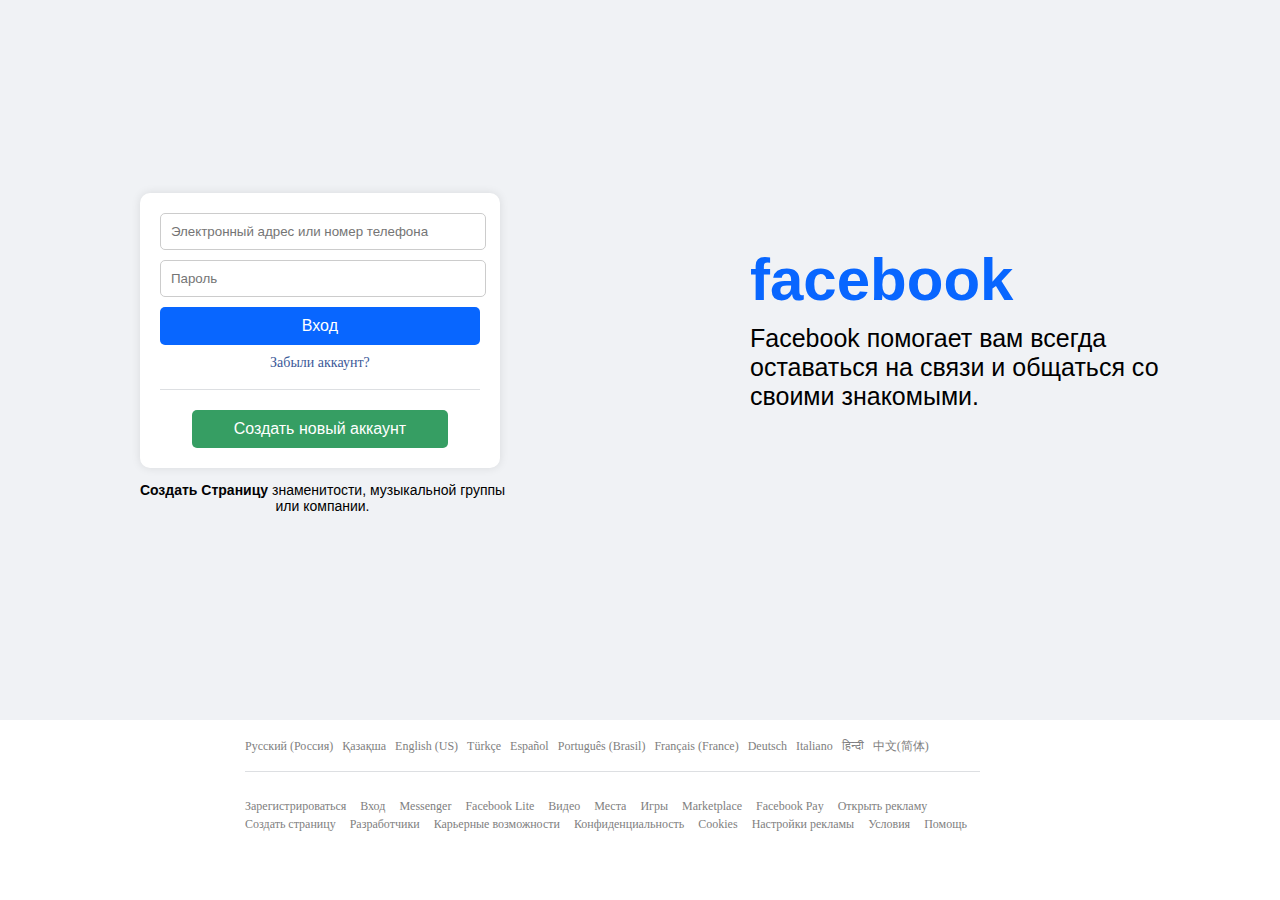
<file: lab2/facebook/index.html>
<!DOCTYPE html>
<html>
    <head>
        <meta charset="utf-8">
        <title>Facebook</title>
        <link rel="stylesheet" href="style.css">
    </head>
    <body>
    <div id="b">
        <div id="b1">
          <div id="b11">
            <p id="p11">facebook</p>
            <p id="p12">Facebook помогает вам всегда <br> оставаться на связи и общаться со<br>своими знакомыми.</p>
          </div>
          <div id="b12">
            <div id="b121">
           <form id="form1">
            <input type="text" class="input" id="text1" placeholder="Электронный адрес или номер телефона"><br>
            <input type="password" class="input" id="text2" placeholder="Пароль"><br>
            <button id="button1">Вход</button><br>
            <a href="#" id="a1">Забыли аккаунт?</a><br>
            <hr class="separator">
            <button id="button2">Создать новый аккаунт</button>
           </form>
            <p id="p13"><a href="#" id="a2"><strong>Создать Страницу</strong></a> знаменитости, музыкальной группы<br> или компании.</p>
            </div>
        </div>
        </div>
       
        <div id="b2">
          <div id="b21">
           <ul>
            <li><a href="#" class="a3">Русский (Россия)</a></li>
            <li><a href="#" class="a3">Қазақша</a></li>
            <li><a href="#" class="a3">English (US)</a></li>
            <li><a href="#" class="a3">Türkçe</a></li>
            <li><a href="#" class="a3">Español</a></li>
            <li><a href="#" class="a3">Português (Brasil)</a></li>
            <li><a href="#" class="a3">Français (France)</a></li>
            <li><a href="#" class="a3">Deutsch</a></li>
            <li><a href="#" class="a3">Italiano</a></li>
            <li><a href="#" class="a3">हिन्दी</a></li>
            <li><a href="#" class="a3">中文(简体)</a></li>
          </ul>
          <hr class="separator2">
         </div>
          
         <div id="b22">
         <ul>
            <li><a href="#" class="a4">Зарегистрироваться</a></li>
            <li><a href="#" class="a4">Вход</a></li>
            <li><a href="#" class="a4">Messenger</a></li>
            <li><a href="#" class="a4">Facebook Lite</a></li>
            <li><a href="#" class="a4">Видео</a></li>
            <li><a href="#" class="a4">Места</a></li>
            <li><a href="#" class="a4">Игры</a></li>
            <li><a href="#" class="a4">Marketplace</a></li>
            <li><a href="#" class="a4">Facebook Pay</a></li>
            <li><a href="#" class="a4">Открыть рекламу</a></li>
            <li><a href="#" class="a4">Создать страницу</a></li>
            <li><a href="#" class="a4">Разработчики</a></li>
            <li><a href="#" class="a4">Карьерные возможности</a></li>
            <li><a href="#" class="a4">Конфиденциальность</a></li>
            <li><a href="#" class="a4">Cookies</a></li>
            <li><a href="#" class="a4">Настройки рекламы</a></li>
            <li><a href="#" class="a4">Условия</a></li>
            <li><a href="#" class="a4">Помощь</a></li>
         </ul>
         </div>
        
    </body>
</html>
</file>
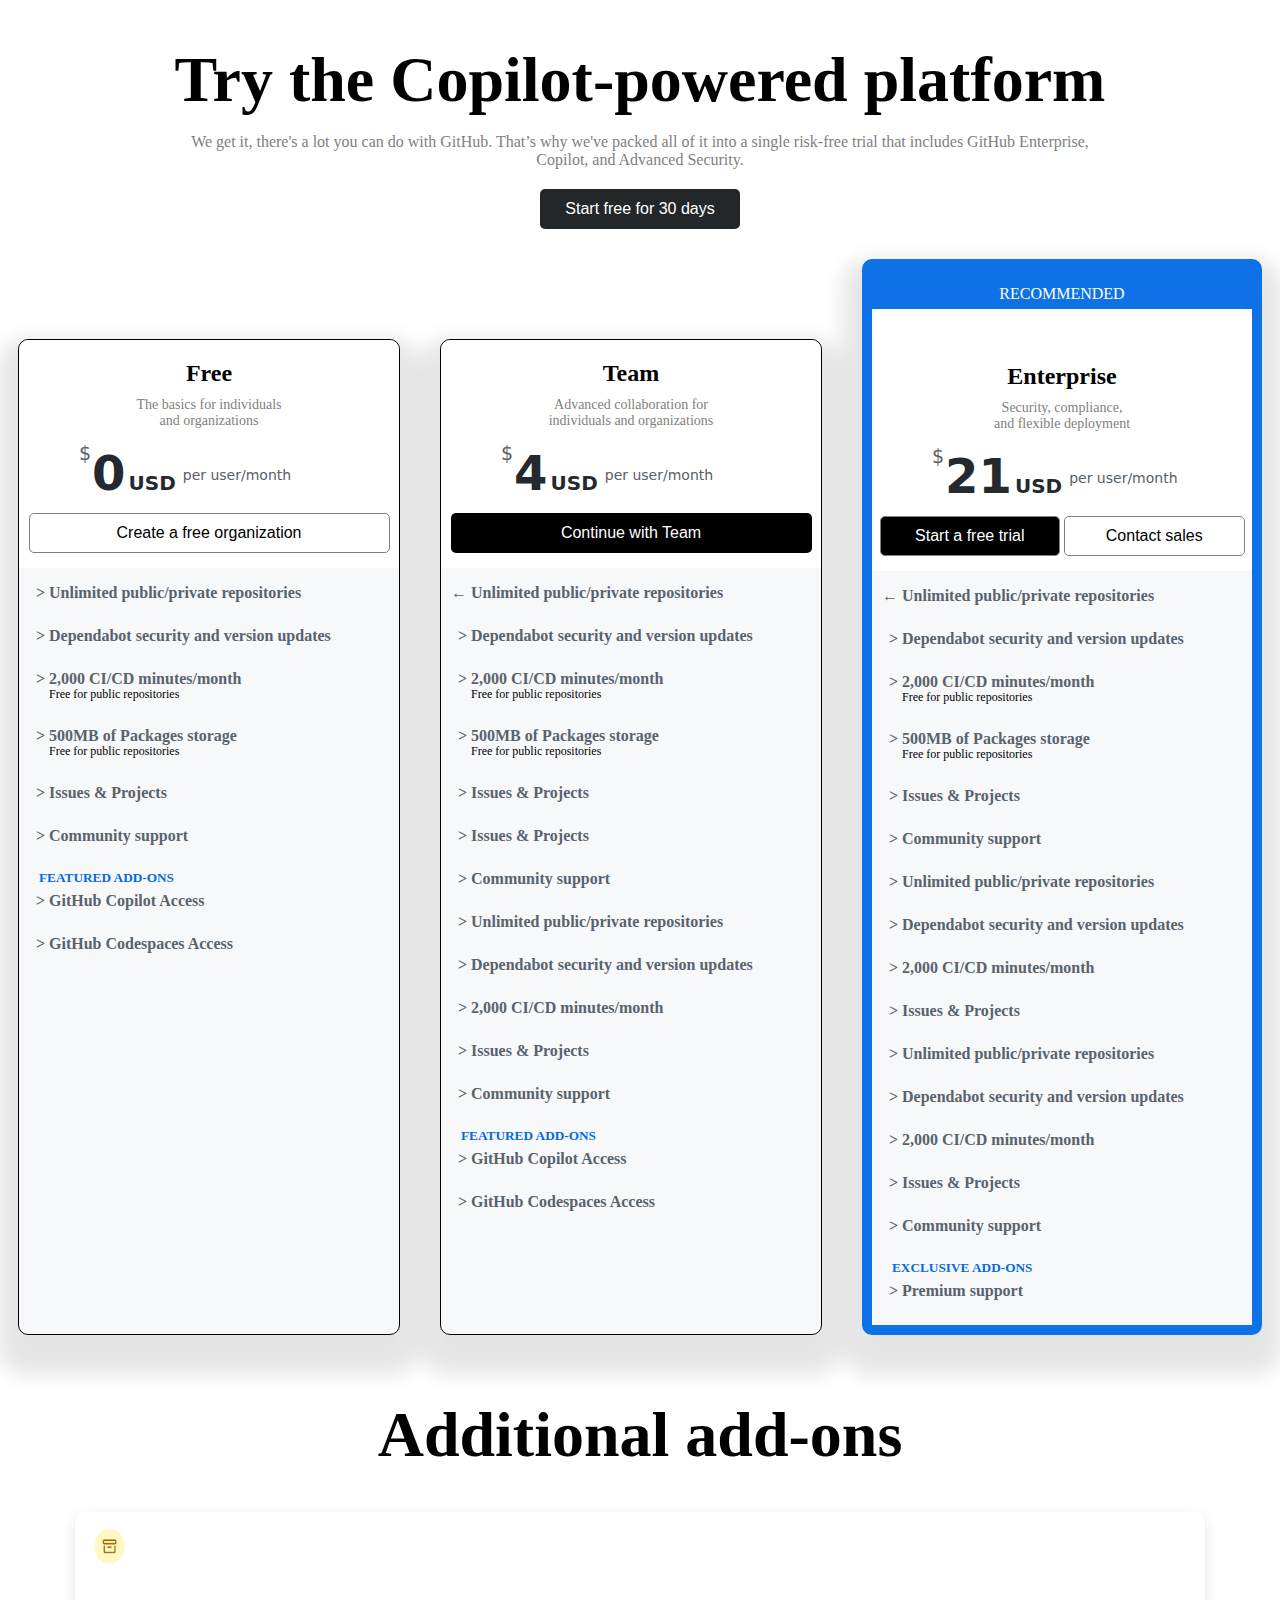
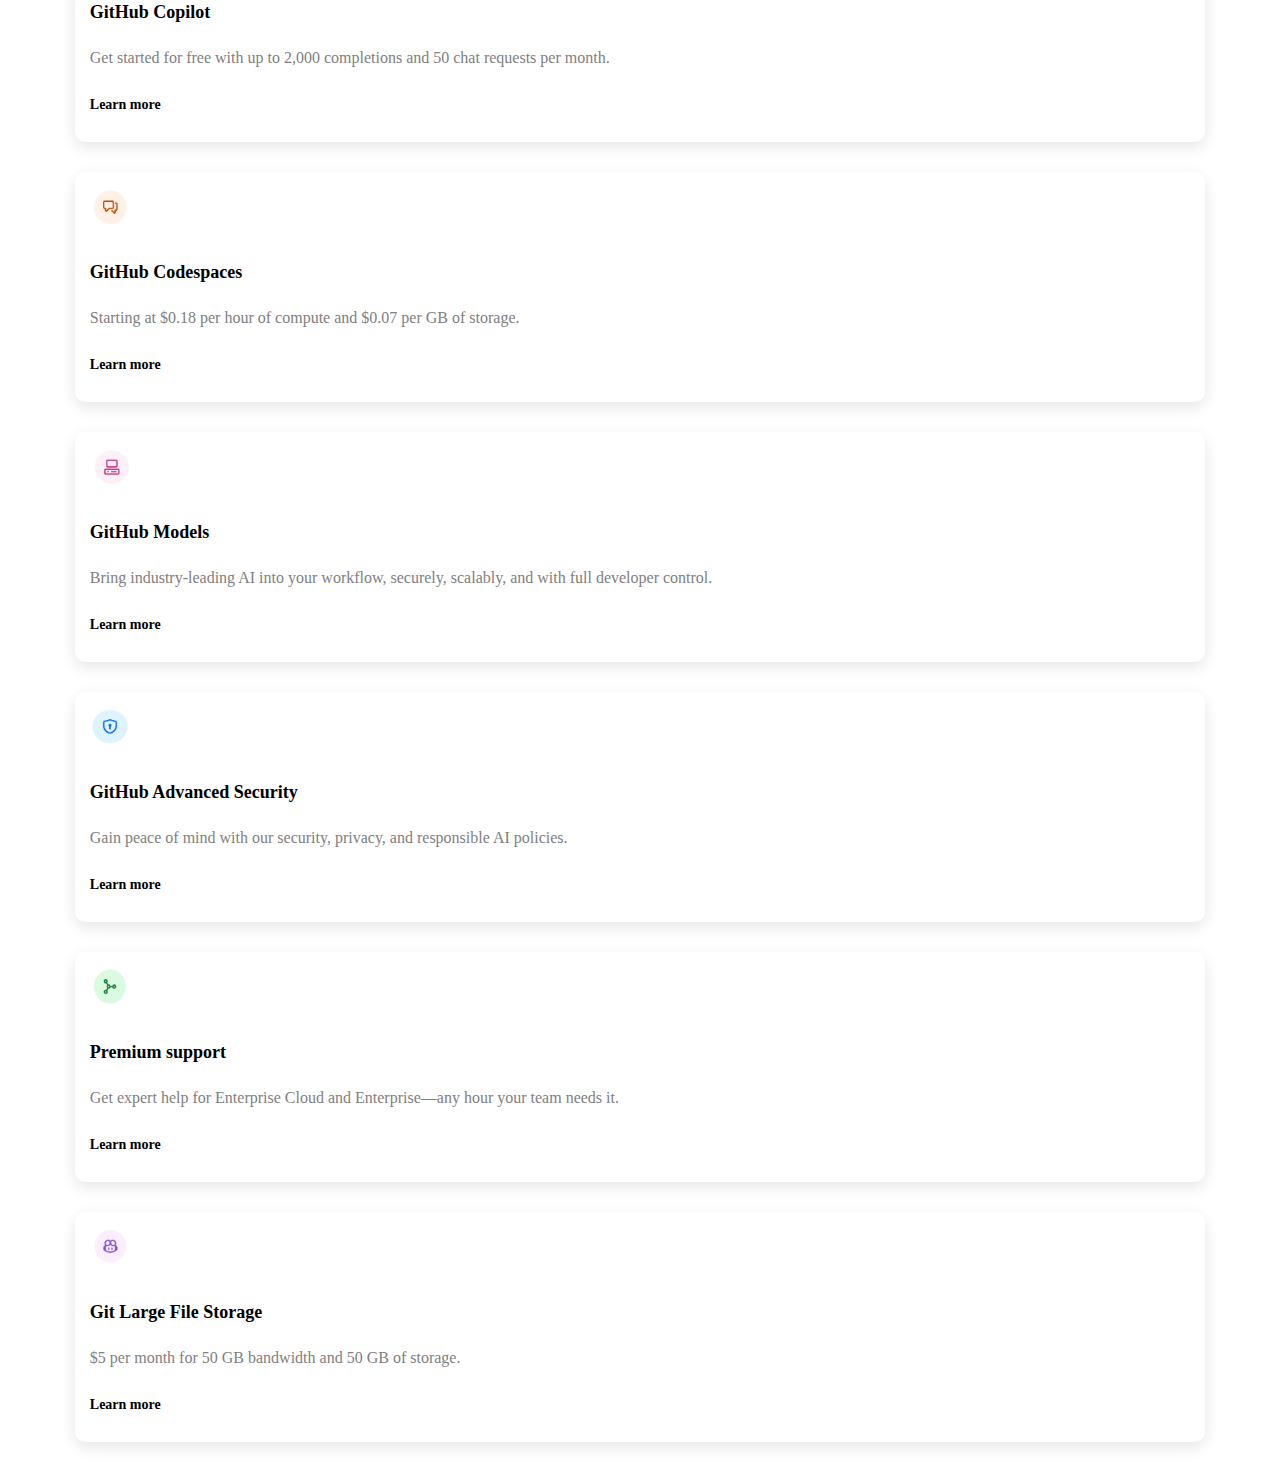
<file: lab2/github/index.html>
<!DOCTYPE html>
<html>
    <head>
        <meta charset="utf-8">
        <title>GitHub</title>
        <link rel="stylesheet" href="style.css">
    </head>
    <body>
     <div id="main">
        <div id="top">
            <h1 id="header">Try the Copilot-powered platform</h1>
            <p id="subheader">We get it, there's a lot you can do with GitHub. That’s why we've packed all of it into a single risk-free trial that includes GitHub Enterprise,<br>Copilot, and Advanced Security.</p>
            <button id="btn1">Start free for 30 days</button>
        </div>
        <div id="middle">
            <div id="free" class="form">
                <div id="free1" class="middle1">
                    <h2 class="h2">Free</h2>
                    <p class="subdes">The basics for individuals<br>and organizations</p>
                    <p class="price"><span class="doll">$</span><span class="num">0</span><span class="usd">USD</span><span class="text">per user/month</span></p>
                    <button class="middle1btn" id="freebtn">Create a free organization</button>
                </div>
                <div id="free2" class="middle2">
                 <ul class="list">
                    <li>Unlimited public/private repositories</li>
                    <li>Dependabot security and version updates</li>
                    <li>2,000 CI/CD minutes/month</li>
                        <p class="more">Free for public repositories</p>
                    <li>500MB of Packages storage</li>
                        <p class="more">Free for public repositories</p>
                    <li>Issues & Projects</li>
                    <li>Community support</li>
                 </ul>
                 <h5 class="h4">FEATURED ADD-ONS</h5>
                 <ul class="list">
                    <li>GitHub Copilot Access</li>
                    <li>GitHub Codespaces Access</li>
                </ul>
                </div>
            </div>
            <div id="team" class="form">
                <div id="team1" class="middle1">
                    <h2 class="h2">Team</h2>
                    <p class="subdes">Advanced collaboration for<br>individuals and organizations</p>
                    <p class="price"><span class="doll">$</span><span class="num">4</span><span class="usd">USD</span><span class="text">per user/month</span></p>
                    <button class="middle1btn" id="teambtn">Continue with Team</button>
                </div>
                <div id="team2" class="middle2">
                    <ul class="list">
                        <li class="teamenter">Unlimited public/private repositories</li>
                        <li>Dependabot security and version updates</li>
                        <li>2,000 CI/CD minutes/month</li>
                            <p class="more">Free for public repositories</p>
                        <li>500MB of Packages storage</li>
                            <p class="more">Free for public repositories</p>
                        <li>Issues & Projects</li>
                        <li>Issues & Projects</li>
                        <li>Community support</li>
                        <li>Unlimited public/private repositories</li>
                        <li>Dependabot security and version updates</li>
                        <li>2,000 CI/CD minutes/month</li>
                        <li>Issues & Projects</li>
                        <li>Community support</li>
                    </ul>
                    <h5 class="h4">FEATURED ADD-ONS</h5>
                    <ul class="list">
                        <li>GitHub Copilot Access</li>
                        <li>GitHub Codespaces Access</li>
                    </ul>
                </div>
            </div>
            
            <div id="enter" class="form">
                <div id="enter1" class="middle1">
                   <p id="p121">RECOMMENDED</p>
                    <h2 class="h2">Enterprise</h2>
                    <p class="subdes">Security, compliance,<br>and flexible deployment</p>
                    <p class="price"><span class="doll">$</span><span class="num">21</span><span class="usd">USD</span><span class="text">per user/month</span></p>
                    <button class="middle1btn" id="enterbtn1">Start a free trial</button>
                    <button class="middle1btn" id="enterbtn2">Contact sales
                    </button>
                </div>
                <div id="enter2" class="middle2">
                    <ul class="list">
                        <li class="teamenter">Unlimited public/private repositories</li>
                        <li>Dependabot security and version updates</li>
                        <li>2,000 CI/CD minutes/month</li>
                            <p class="more">Free for public repositories</p>
                        <li>500MB of Packages storage</li>
                            <p class="more">Free for public repositories</p>
                        <li>Issues & Projects</li>
                        <li>Community support</li>
                        <li>Unlimited public/private repositories</li>
                        <li>Dependabot security and version updates</li>
                        <li>2,000 CI/CD minutes/month</li>
                        <li>Issues & Projects</li>
                        <li>Unlimited public/private repositories</li>
                        <li>Dependabot security and version updates</li>
                        <li>2,000 CI/CD minutes/month</li>
                        <li>Issues & Projects</li>
                        <li>Community support</li>
                    </ul>
                    <h5 class="h4">EXCLUSIVE ADD-ONS</h5>
                    <ul class="list">
                        <li>Premium support</li>
                    </ul>
                </div>
            </div>        
        </div>
        <div id="bottom">
            <h1 id="header">Additional add-ons</h1>
            <div class="grid">
                <div class="card" id="card1">
                    <img src="1.png" alt="card1img" class="cardimg">
                    <h3 class="cardh3">GitHub Copilot</h3>
                    <p class="cardp">Get started for free with up to 2,000 completions and 50 chat requests per month.</p>
                    <a href="#" class="carda">Learn more</a>
                </div>
                <div class="card" id="card2">
                    <img src="2.png" alt="card2img" class="cardimg">
                    <h3 class="cardh3">GitHub Codespaces</h3>
                    <p class="cardp">Starting at $0.18 per hour of compute and $0.07 per GB of storage.</p>
                    <a href="#" class="carda">Learn more</a>
                </div>
                <div class="card" id="card3">
                    <img src="3.png" alt="card3img" class="cardimg">
                    <h3 class="cardh3">GitHub Models</h3>
                    <p class="cardp">Bring industry-leading AI into your workflow, securely, scalably, and with full developer control.</p>
                    <a href="#" class="carda">Learn more</a>
                </div>
                <div class="card" id="card4">
                    <img src="4.png" alt="card4img" class="cardimg">
                    <h3 class="cardh3">GitHub Advanced Security</h3>
                    <p class="cardp">Gain peace of mind with our security, privacy, and responsible AI policies.</p>
                    <a href="#" class="carda">Learn more</a>
                </div>
                <div class="card" id="card5">
                    <img src="5.png" alt="card5img" class="cardimg">
                    <h3 class="cardh3">Premium support</h3>
                    <p class="cardp">Get expert help for Enterprise Cloud and Enterprise—any hour your team needs it.</p>
                    <a href="#" class="carda">Learn more</a>
                </div>
                <div class="card" id="card6">
                    <img src="6.png" alt="card6img" class="cardimg">
                    <h3 class="cardh3">Git Large File Storage</h3>
                    <p class="cardp">$5 per month for 50 GB bandwidth and 50 GB of storage.</p>
                    <a href="#" class="carda">Learn more</a>
                </div>
            </div>
        </div>
     </div>
    </body>
</html>
</file>
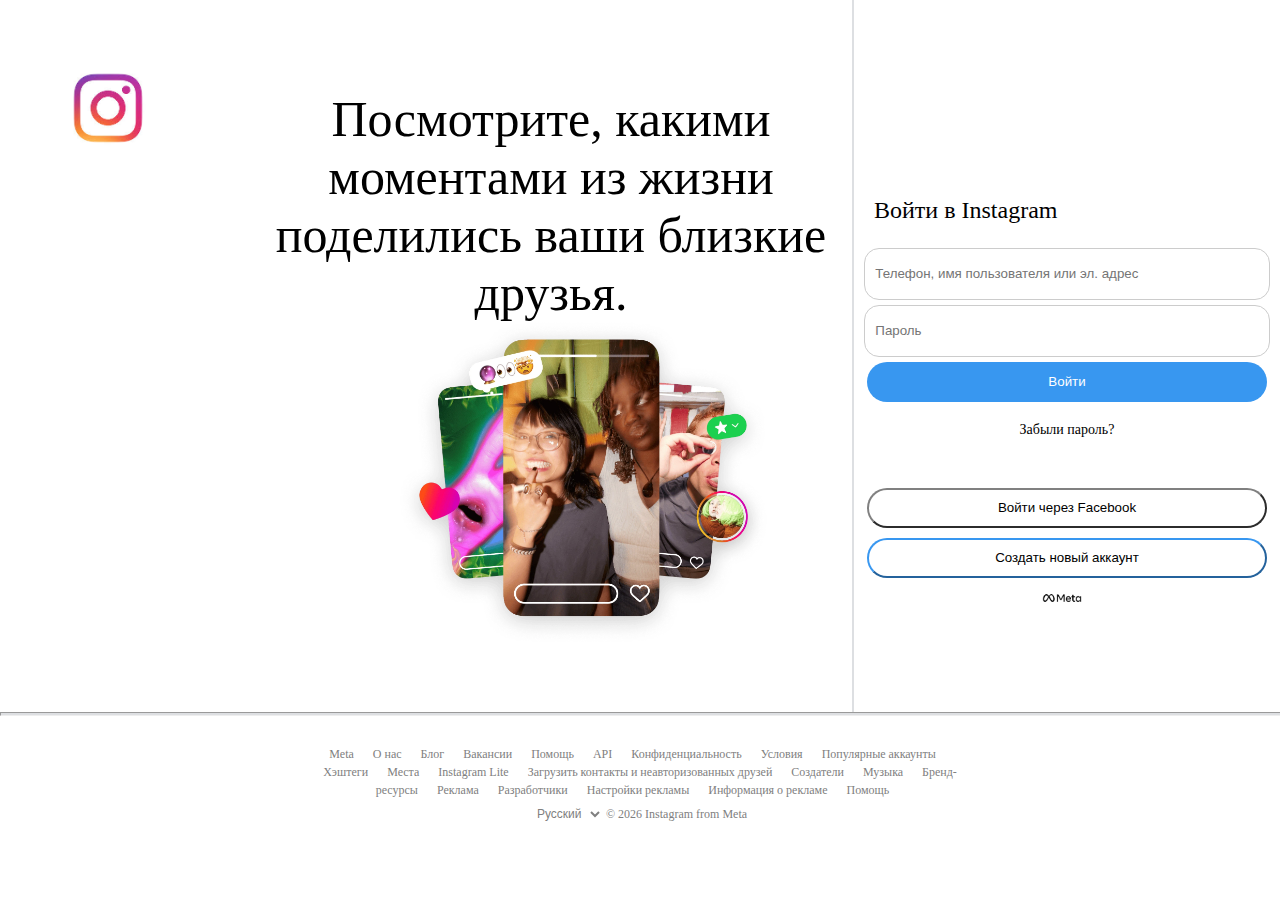
<file: lab2/instagram/index.html>
<!DOCTYPE html>
<html>
    <head>
        <meta charset="utf-8">
        <title>Instagram</title>
        <link rel="stylesheet" href="style.css">
    </head>
    <body>
     <div id="main">
        <div id="top">
            <div id="left">
                <img id="img1" src="img/logo.jpeg" alt="Instagram">   
                <p id="p11">Посмотрите, какими<br>моментами из жизни<br>поделились ваши близкие<br>друзья.</p>
                <img id="img2" src="img/3photo.webp" alt="Instagram">
            </div>
            <div id="hr1"></div>
            <div id="right">
                <div id="right1">
                    <p id="p21">Войти в Instagram</p>
                    <form id="form1">

                        <input type="text" id="inp1" placeholder="Телефон, имя пользователя или эл. адрес">
                        <input type="password" id="inp2" placeholder="Пароль">
                        <button id="btn1">Войти</button>
                        <a href="#" id="a1">Забыли пароль?</a>  
                        <button id="btn2">Войти через Facebook</button>
                        <button id="btn3">Создать новый аккаунт</button>
                        <img id="img3" src="img/meta.png" alt="Meta">
                    </form>
                </div>
            </div>
        </div>
        <hr id="hr2">        
        <div id="bottom">
            <ul>
                <li><a href="#">Meta</a></li>
                <li><a href="#">О нас</a></li>
                <li><a href="#">Блог</a></li>
                <li><a href="#">Вакансии</a></li>
                <li><a href="#">Помощь</a></li>
                <li><a href="#">API</a></li>
                <li><a href="#">Конфиденциальность</a></li>
                <li><a href="#">Условия</a></li>
                <li><a href="#">Популярные аккаунты</a></li>
                <li><a href="#">Хэштеги</a></li>
                <li><a href="#">Места</a></li>
                <li><a href="#">Instagram Lite</a></li>
                <li><a href="#">Загрузить контакты и неавторизованных друзей</a></li>
                <li><a href="#">Создатели</a></li>
                <li><a href="#">Музыка</a></li>
                <li><a href="#">Бренд-ресурсы</a></li>
                <li><a href="#">Реклама</a></li>
                <li><a href="#">Разработчики</a></li>
                <li><a href="#">Настройки рекламы</a></li>
                <li><a href="#">Информация о рекламе</a></li>
                <li><a href="#">Помощь</a></li>
            </ul><br>
            
            <p id="p31"><select name="lang" id="land">
                <option value="russian">Русский</option>
                <option value="english">English</option>
                <option value="spanish">Español</option>
                <option value="french">Françaisß</option>
            </select>  © 2026 Instagram from Meta</p>
        </div>
     </div>
    </body>
</html>
</file>
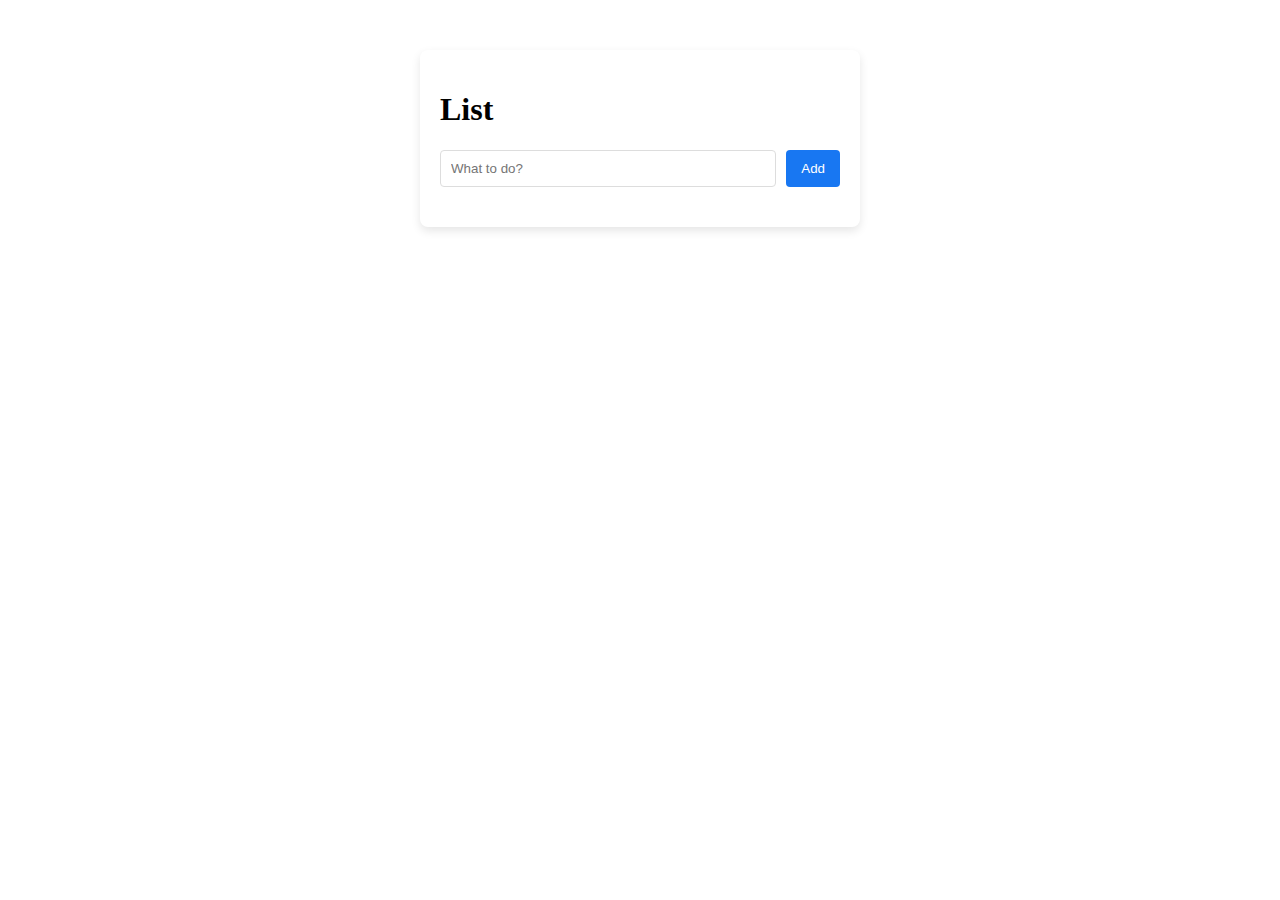
<file: lab3/task2/index.html>
<!DOCTYPE HTML>
<html>
    <head>
<link rel="stylesheet" href="style.css">

</head>
<body>
 <div class="todo-app">
    <h1>List</h1>
    <div class="input-group">
        <input type="text" id="todo-input" placeholder="What to do?">
        <button id="add-btn">Add</button>
    </div>
    <ul id="todo-list">
        </ul>
</div>
<script src="script.js"></script>
</body>

</html>
</file>
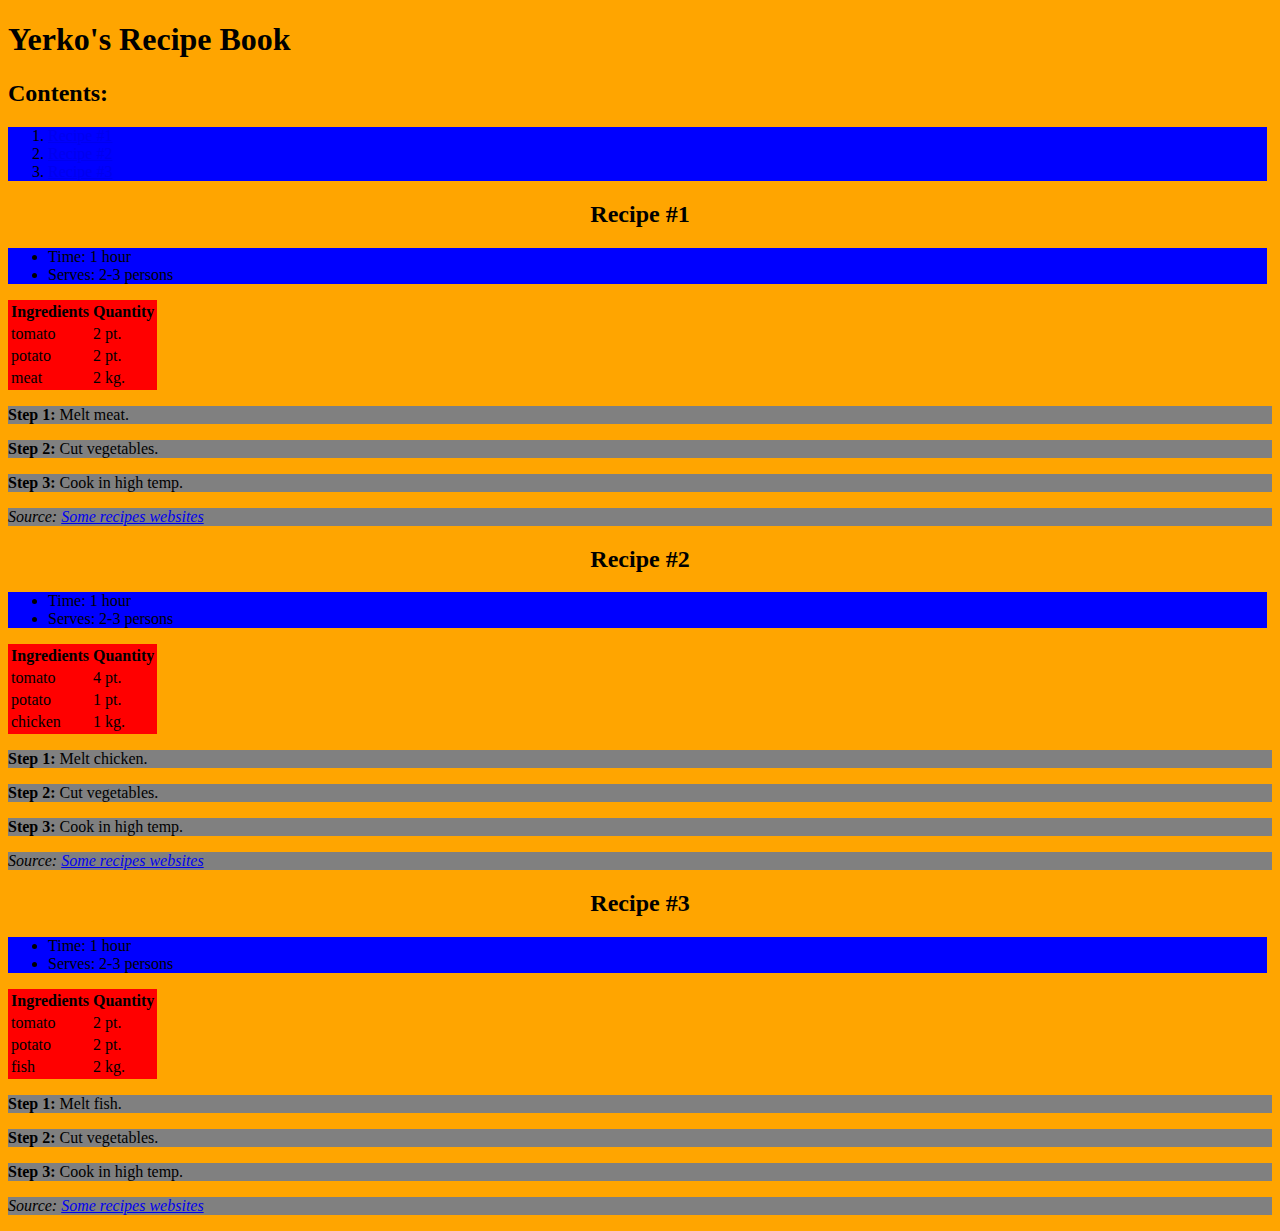
<file: lab1/khanacademy/2.html>
<!DOCTYPE html>
<html>
    <head>
        <title>Project: Recipe book</title>
        <meta charset="utf-8">
        <style>
        body{
            background-color:orange;
        }
        ul,li,ol{
            background-color:blue;
            margin-right:5px;
        }
        table{
            background-color:red;
        }
        p{
            background-color:grey;
        }
        #r1,#r2,#r3{
            text-align:center;
        }
        </style>
    </head>
    <body>
       
        <h1>Yerko's Recipe Book</h1>
        
        <h2>Contents:</h2>
        
        <ol>
        <li><a href="#r1">Recipe #1</a></li>
        <li><a href="#r2">Recipe #2</a></li>
        <li><a href="#r3">Recipe #3</a></li>
        </ol>
        
        <h2 id="r1">Recipe #1</h2>
        
        <ul>
            <li>Time: 1 hour</li>
            <li>Serves: 2-3 persons</li>
        </ul>
        
        <table>
            <thead>
                <tr>
                    <th>Ingredients</th>
                    <th>Quantity</th>
                </tr>
            </thead>
            <tbody>
            <tr>
                <td>tomato</td>
                <td>2 pt.</td>
            </tr>
            <tr>
                <td>potato</td>
                <td>2 pt.</td>
            </tr>
            <tr>
                <td>meat</td>
                <td>2 kg.</td>
            </tr>
            </tbody>
        </table>
        
        <p><strong>Step 1:</strong> Melt meat.</p>    
        <p><strong>Step 2:</strong> Cut vegetables.</p>
        <p><strong>Step 3:</strong> Cook in high temp.</p>
        
    <p><em>Source: <a href="https://www.w3schools.com">Some recipes websites</a></em></p>
    <h2 id="r2">Recipe #2</h2>
        
        <ul>
            <li>Time: 1 hour</li>
            <li>Serves: 2-3 persons</li>
        </ul>
        
        <table>
            <thead>
                <tr>
                    <th>Ingredients</th>
                    <th>Quantity</th>
                </tr>
            </thead>
            <tbody>
            <tr>
                <td>tomato</td>
                <td>4 pt.</td>
            </tr>
            <tr>
                <td>potato</td>
                <td>1 pt.</td>
            </tr>
            <tr>
                <td>chicken</td>
                <td>1 kg.</td>
            </tr>
            </tbody>
        </table>
        
        <p><strong>Step 1:</strong> Melt chicken.</p>    
        <p><strong>Step 2:</strong> Cut vegetables.</p>
        <p><strong>Step 3:</strong> Cook in high temp.</p>
        
    <p><em>Source: <a href="https://www.w3schools.com">Some recipes websites</a></em></p>
    <h2 id="r3">Recipe #3</h2>
        
        <ul>
            <li>Time: 1 hour</li>
            <li>Serves: 2-3 persons</li>
        </ul>
        
        <table>
            <thead>
                <tr>
                    <th>Ingredients</th>
                    <th>Quantity</th>
                </tr>
            </thead>
            <tbody>
            <tr>
                <td>tomato</td>
                <td>2 pt.</td>
            </tr>
            <tr>
                <td>potato</td>
                <td>2 pt.</td>
            </tr>
            <tr>
                <td>fish</td>
                <td>2 kg.</td>
            </tr>
            </tbody>
        </table>
        
        <p><strong>Step 1:</strong> Melt fish.</p>    
        <p><strong>Step 2:</strong> Cut vegetables.</p>
        <p><strong>Step 3:</strong> Cook in high temp.</p>
        
    <p><em>Source: <a href="https://www.w3schools.com">Some recipes websites</a></em></p>
    
    </body>
</html>
</file>
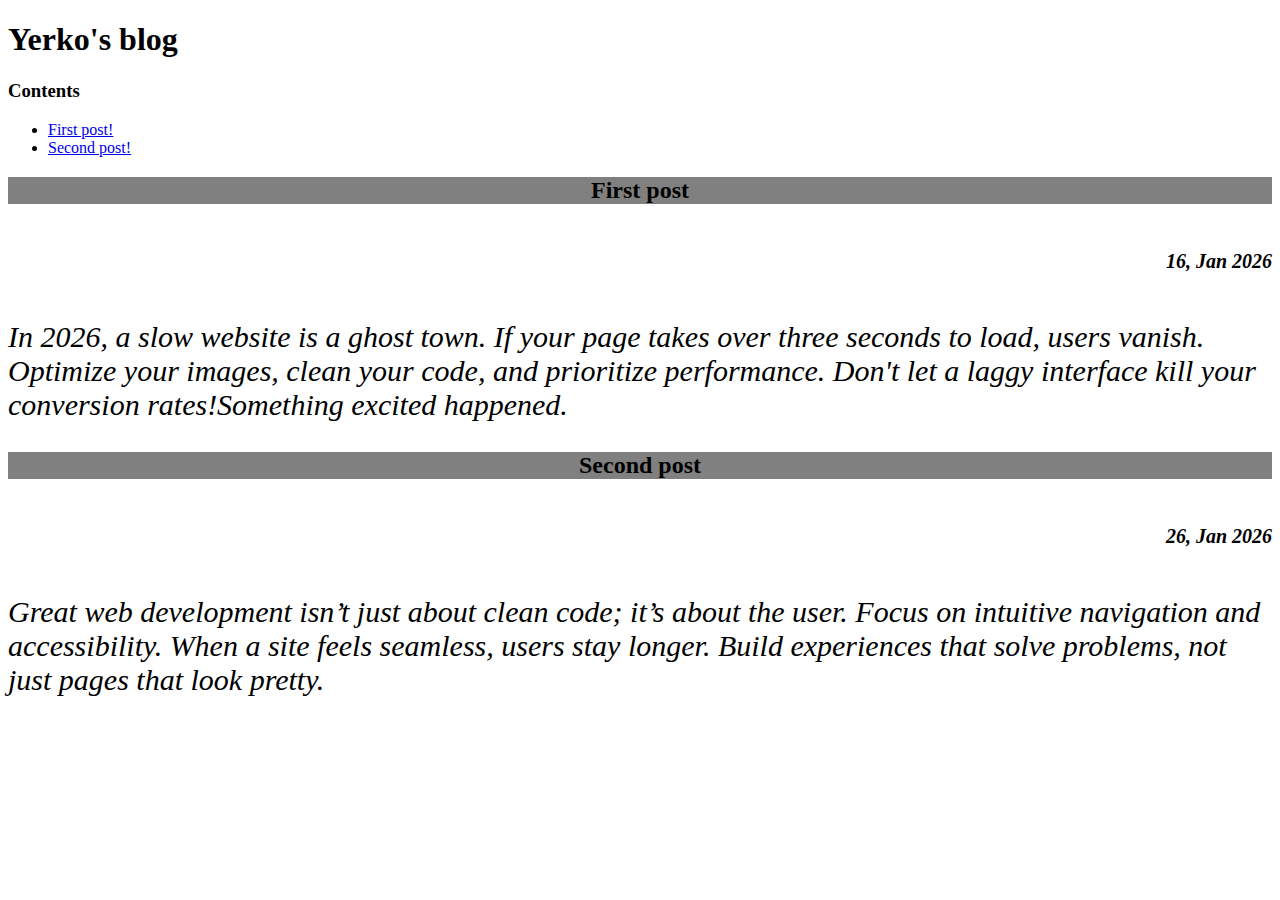
<file: lab1/khanacademy/3.html>
<!DOCTYPE html>
<html>
    <head>
        <meta charset="utf-8">
        <title>Project: Blog</title>
    <style>
        h2{
            text-align:center;
            background-color:grey;
            font-family:cursive;

        }
        p{
            font-size:30px;
            font-family:fantasy;
            font-style:italic;
        }h6{    font-size:20px;
            font-family:fantasy;
            font-style:italic;
            text-align:right;
            
        }
        
    </style>
    </head>
    <body>
        
        <h1>Yerko's blog</h1>

        <h3>Contents</h3>
        <ul>
            <li><a href="#f1">First post!</a></li>
            <li><a href="#f1">Second post!</a></li>
        </ul>
        
        <h2 id="f1">First post</h2>
        <h6>16, Jan 2026</h6>
        
        <p>In 2026, a slow website is a ghost town. If your page takes over three seconds to load, users vanish. Optimize your images, clean your code, and prioritize performance. Don't let a laggy interface kill your conversion rates!Something excited happened.</p>
        
        <h2 id="f2">Second post</h2>
        <h6>26, Jan 2026</h6>
        
        <p>Great web development isn’t just about clean code; it’s about the user. Focus on intuitive navigation and accessibility. When a site feels seamless, users stay longer. Build experiences that solve problems, not just pages that look pretty.</p>
        
        
    </body>
</html>
</file>
<file: lab2/facebook/style.css>
html, body {
  height: 100%;
  margin: 0;
  background-color: #ffffff;
}
#b {
  display: flex;
  flex-direction: column;
  height: 100vh;
  background-color: #f0f2f5;
}#b1 {
  flex: 8;
  display: flex; 
}

#b2 {
  flex: 2;
  display: flex;
  flex-direction: column; 
}#b11, #b12, #b21 {
  flex: 1;
} #b22 {
  flex: 2;
}

#b11 {
  display: flex;
  flex-direction: column;
  justify-content: center;   
  padding-left: 250px;   
  position: relative;
  left: 500px; 
}#b12 {
  display: flex;
  justify-content: center;  
  align-items: center;   
  position: relative;
  right: 700px;
}#b21 {
  padding-left: 200px;   
  padding-right: 250px;   
}#b22 {
 padding-left: 200px;   
  padding-right: 250px;   
}


#form1{
    background-color: white;
    padding: 20px;
    border-radius: 10px;
    box-shadow: 0 0 10px rgba(0, 0, 0, 0.1);
    width: 320px;
}

input{
    width: 95%;
    padding: 10px;
    margin-bottom: 10px;
    
    border: 1px solid #ccc;
    border-radius: 5px;
}#button1{
    width: 100%;
    padding: 10px;
    background-color: #0866ff;;
    color: white;
    border: none;
    border-radius: 5px;
    font-size: 16px;
    cursor: pointer;
}

#a1{
    color: rgb(59, 89, 152);
    text-decoration: none;
    font-size: 14px;
    text-align: center;
    display: block;
    margin-top: 10px;
}.separator {
  border: 0;
  border-top: 1px solid #dddfe2; 
  margin: 0; 
  width: 100%;
}#button2{
    width: 80%;
    padding: 10px;
    background-color: rgb(54, 158, 99);
    color: rgb(255, 255, 255);
    border: none;
    border-radius: 5px;
    font-size: 16px;
    cursor: pointer;
    margin-left: 10%;
    margin-top: 20px;
}#a2{
    color: rgb(2, 2, 3);
    text-decoration: none;
    }#b2{
    background-color: white;
}

.a3{
    color: gray;
    text-decoration: none;
    font-size: 12px;
    margin-left: 5px;
    display: block;
}.a4{
    color: gray;
    text-decoration: none;
    font-size: 12px;
    margin: 0 5px;
}

#p11{
    font-size: 60px;
    color: #0866ff;;
    font-family: Arial, sans-serif;
    font-weight: bold;
    margin-bottom: 10px;
}#p12{
    margin-top: 0;
    font-size: 25px;
    color: black;
    font-family: Arial, sans-serif;
    padding-bottom: 100px;
    
}#p13{
    font-size: 14px;
    color: black;
    font-family: Arial, sans-serif;
    text-align: center;
}


li{
    display: inline-block;
}

.separator2 {
  border: 0;
  border-top: 1px solid #dddfe2; 
  margin-left: 45px;
  margin-right: 50px;
}
</file>
<file: lab2/github/style.css>
html, body{
height:100%;
margin:0;
}
#main{
  display: flex;
  flex-direction: column; 
  align-items: center;
  justify-content: center;
  text-align: center;
}#top{
    flex:1;
}#middle{
    flex:3;
    flex-direction: row;
    display: flex;
    text-align: left;
}#bottom{
    flex:2;
}
h1{
    font-size: 64px;
    margin-bottom: 10px;
}
#subheader{
    font-size: 16px;
    color: gray;
    margin-bottom: 20px;
}
#btn1{
    width: 200px;
    height: 40px;
    background-color: #23272a;
    border: none;
    border-radius: 5px;
    color: white;
    font-size: 16px;
    cursor: pointer;
    margin-bottom: 70px;
}
.form{
    width:380px;
    display: flex;
    flex-direction: column;
    border: 0.5px solid rgb(0, 0, 0);
    border-radius: 10px;
    background-color: #f6f8fa;
    margin: 20px;
    box-shadow: 0 20px 20px 20px rgba(0,0,0,0.1);
    margin-top: 40px;
}
#enter{
    width:380px;
    border-top: 50px solid #0e72e6;
    border-left: 10px solid #0e72e6;
    border-right: 10px solid #0e72e6;
    border-bottom: 10px solid #0e72e6;
    margin-top:-40px;
    
}
#p121{
    color:white;
    position: relative;
    top: -40px;
}
.subdes{
    font-size: 14px;
    color: gray;
    margin-top: -10px;
    margin-bottom: 10px;
}

.price {
  display: flex;
  align-items: baseline; 
  gap: 1px;
  margin-left: 60px;
    margin-top: 20px;
  font-family: system-ui, -apple-system, sans-serif;
}

.doll{
    font-size: 19px;
  color: #57606a;
  position: relative;
  top: -30px
}

.num{
    font-size: 48px;
  font-weight: 700;
  color: #24292f;
  line-height: 1;
}
.usd{
    font-size: 20px;
  font-weight: 600;
  color: #24292f;
  margin-left: 2px;
}
.text{
    font-size: 14px;
  color: #57606a;
  margin-left: 6px;
  position: relative;
    top: -10px;
}
.middle1btn{
    height: 40px;
    border: none;
    border-radius: 5px;
    font-size: 16px;
    cursor: pointer;
}

#freebtn{
    width: 95%;
    background-color: white;
    color: black;
    border: 0.5px solid gray;
    margin-bottom: 15px;
}
#teambtn{
    width: 95%;
    background-color: black;
    color: white;
    margin-bottom: 15px;
}

#enterbtn1{
    width: 47.5%;
    background-color: black;
    color: white;
    border: 0.5px solid gray;
    margin-bottom: 15px;
}

#enterbtn2{
    width: 47.5%;
    background-color: white;
    color: black;
    border: 0.5px solid gray;
    margin-bottom: 15px;
}
.middle1{
    text-align: center;
    background-color: white;
    border-top-left-radius: 10px;
    border-top-right-radius: 10px;
    
}

.middle2{

}
ul{
    padding-left: 30px;
    list-style-type: "> "
}
.teamenter{
    list-style-type: "← "
}
h5{
 padding-left: 20px;
 margin-bottom: -10px;
 color:#086ada;
}
li{
    margin-bottom: 25px;
    font-size: 16px;
    color: #59636e;
    font-weight: 600;
}
.more{margin-top: -26px;
    margin-bottom: 25px;
    font-size: 12px;
}

#bottom{
    width: 93%;
}

#bottom .grid {
    display: grid;
    gap: 30px;                             
    padding: 30px;
}

.card {
    height: 200px;
    background-color: white;
    border-radius: 10px;
    box-shadow: 0 5px 15px rgba(0,0,0,0.1);
    padding: 15px;
    text-align: left;
    display: flex;
    flex-direction: column;
    align-items: start;
}

.cardimg {
    width: 40px;
    height: 40px;
    border-radius: 10px 10px 0 0;
    margin-bottom: 30px;
}

.cardh3 {
    margin-top: 5px;
    margin-bottom: 10px;
    font-size: 18px;
}

.cardp {
    font-size: 16px;
    color: grey;
    margin-bottom: 10px;
}

.carda {
    margin-top: 20px;
    font-size: 14px;
    color: black;
    font-weight: bold;
    text-decoration: none;
}
</file>
<file: lab2/instagram/style.css>
html,body{
height: 100%;
margin: 0;  
}
#main{
  display: flex;
  flex-direction: column;
  height: 100vh; 
}#top{
  flex: 8;
  flex-direction: row;
  display: flex; 
}#bottom{
  flex:2;
}#left{
  flex: 2;
}#right{
    flex: 1;
}
#hr1{
    width:2px;
    background-color: #dddfe2;
    margin-bottom: -8px;
}

#hr2{
    width:100%;
    height: 2px;
    background-color: #dddfe2;
}

#img1{
  width: 96px;
  height:96px;
  padding-left: 60px;
  padding-top:60px;
}#p11{
  font-size: 50px;
  padding-left: 250px;
  text-align: center;
  margin-top:-70px;
}#img2{
  width: 50%;
  padding-left:370px;
  margin-top: -70px;
}#hr{
      border: 0;
  border-top: 1px solid #dddfe2; 
  margin: 0; 
  width: 100%;
}

#right{
    display: flex;
    flex-direction: column;
    justify-content: center;
    height: 100%;
    padding-top: 100px;
}#p21{
    margin-top: -90px;
    font-size: 24px;
    text-align: left;
    padding-left: 20px;
}

#form1{
    display: flex;
    flex-direction: column;
    align-items: center;
    justify-content: center;
}#inp1, #inp2{
    width: 90%;
    height: 30px;
    border: 1px solid #ccc;
    border-radius: 5px;
    padding: 10px;
    border-radius: 15px;
    margin-bottom: 5px;
}#btn1{
    width: 94%;
    height: 40px;
    margin-bottom: 10px;
    padding: 10px;
    background-color: #3897f0;
    color: white;
    border: none;
    border-radius: 25px;
    cursor: pointer;
}#a1{
    color: black;
    text-decoration: none;
    font-size: 14px;
    text-align: center;
    display: block;
    margin-top: 10px;
    margin-bottom: 50px;
}#btn2{
    width: 94%;
    height: 40px;
    margin-bottom: 10px;
    padding: 10px;
    color: black;
    border-color: grey;
    border-radius: 25px;
    cursor: pointer;
    background-color: white;
}#btn3{
    width: 94%;
    height: 40px;
    margin-bottom: 10px;
    padding: 10px;
    background-color: white;
    color: black;
    border-color: #3897f0;
    border-radius: 25px;
    cursor: pointer;
    background-color: white;
}#img3{
    width: 40px;
    height: 40px;
    margin-top: -10px;
    margin-right: 10px;
}
li{
    display: inline;
    margin-right: 15px;
    font-size: 12px;

} ul{
    list-style-type: none;
    padding: 0;
    text-align: center;
    margin-top: 20px;
    padding-right: 300px;
    padding-left: 300px;
}a{
    color: gray;
    text-decoration: none;
}#p31{
    font-size: 12px;
    color: gray;
    text-align: center;
    margin-top: -25px;
}#land{
    margin-top: -25px;
    width: 70px;
    height: 20px;
    font-size: 12px;
    color: gray;
    border:none;
    outline: none;
    box-shadow: none;
    background: transparent;
}
</file>
<file: lab3/task2/style.css>
.todo-app {
    max-width: 400px;
    margin: 50px auto;
    padding: 20px;
    background: white;
    border-radius: 8px;
    box-shadow: 0 4px 10px rgba(0,0,0,0.1);
}

.input-group { 
    display: flex;
    gap: 10px;
    margin-bottom: 20px; 
}

input { 
    flex: 1; 
    padding: 10px; 
    border: 1px solid #ddd; 
    border-radius: 4px; 
}

button#add-btn { 
    background: #1877f2; 
    color: white; 
    border: none; 
    padding: 10px 15px; 
    border-radius: 4px; 
    cursor: pointer; }

ul { 
    list-style: none; 
    padding: 0; }

li {
    display: flex;
    align-items: center;
    gap: 10px;
    padding: 10px;
    border-bottom: 1px solid #eee;
}
.task-text {
    flex: 8;
}
.delete-btn{
    flex: 1;
}
.completed {
    text-decoration: line-through;
    color: #888;
}

.delete-btn {
    margin-left: auto;
    background: #ff4d4d;
    color: white;
    border: none;
    padding: 5px 10px;
    border-radius: 4px;
    cursor: pointer;
}
</file>
